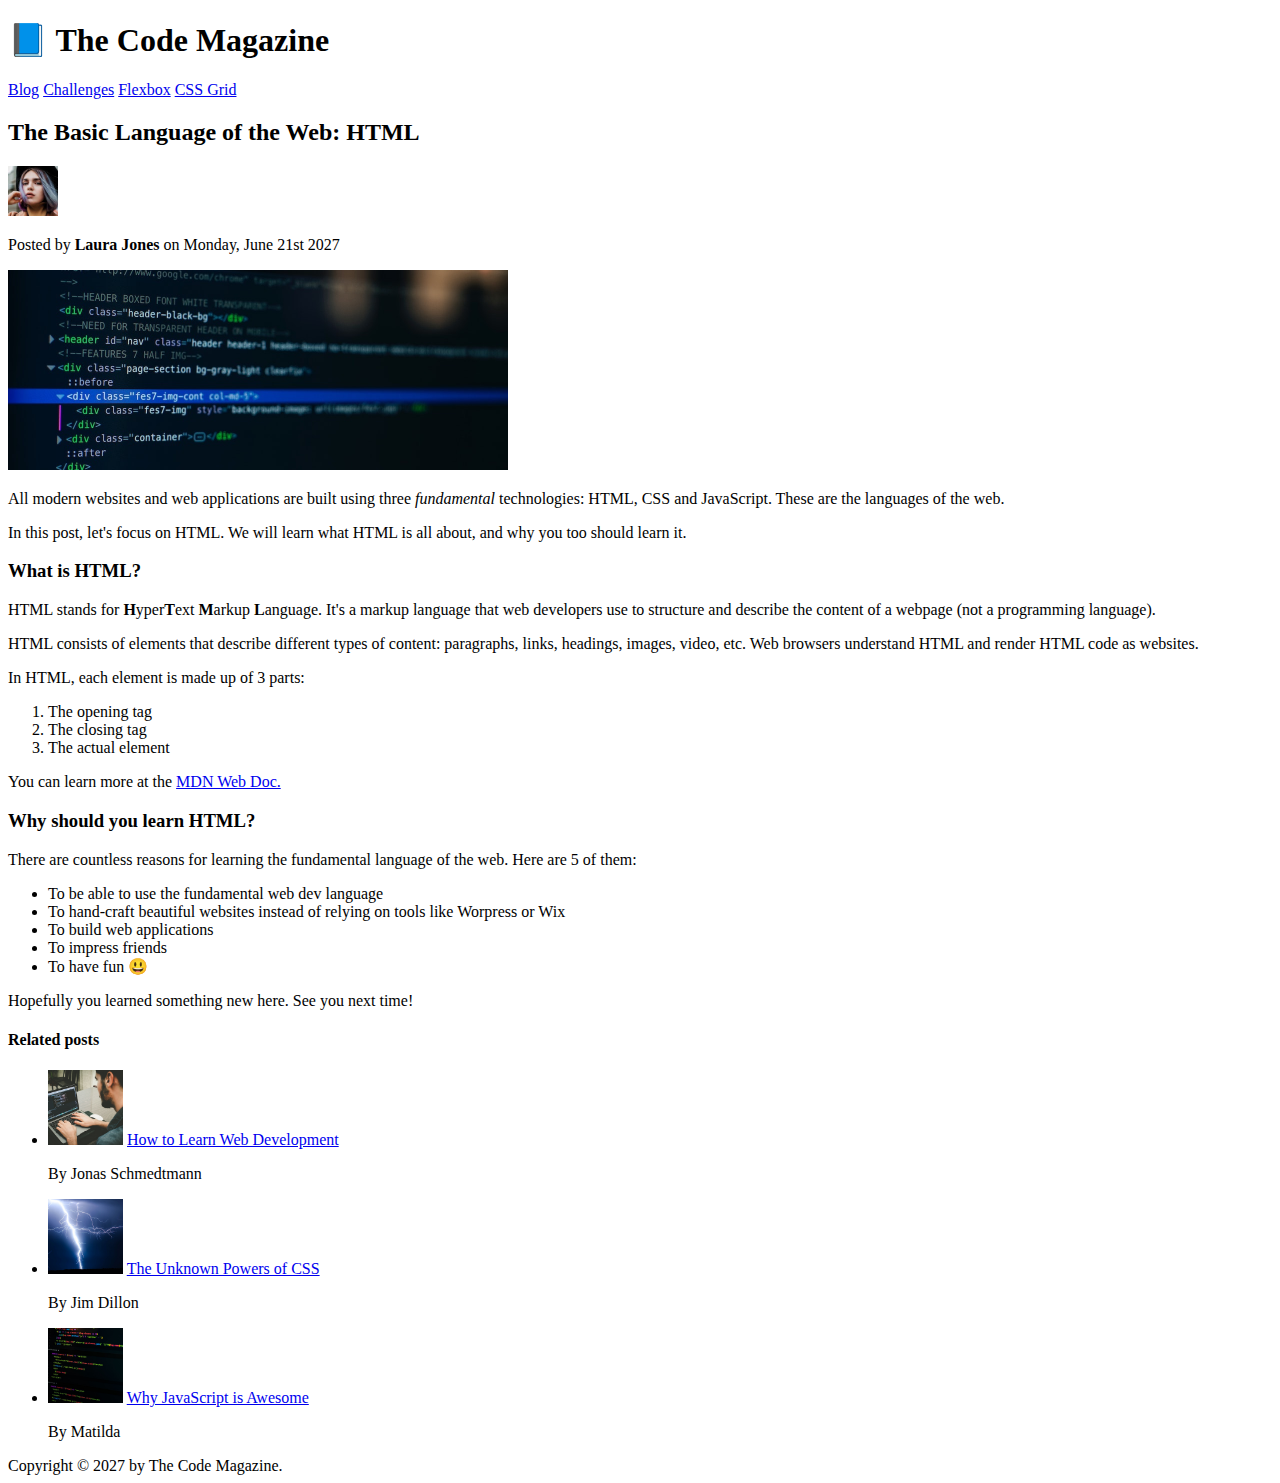
<file: HTML-and-CSS/02-HTML-Fundamentals/index.html>
<!DOCTYPE html>
<html lang="en">
  <head>
    <meta charset="UTF-8" />
    <title>The Basic Language of the Web: HTML</title>
  </head>
  <body>
    <header>
      <h1>📘 The Code Magazine</h1>

      <nav>
        <a href="./blog.html">Blog</a>
        <a href="#">Challenges</a>
        <a href="#">Flexbox</a>
        <a href="#">CSS Grid</a>
      </nav>
    </header>

    <article>
      <header>
        <h2>The Basic Language of the Web: HTML</h2>
        <img
          src="img/laura-jones.jpg"
          alt="Headshot of Laura Jones"
          width="50"
          height="50"
        />
        <p>Posted by <strong>Laura Jones</strong> on Monday, June 21st 2027</p>
        <img
          src="img/post-img.jpg"
          alt="HTML code on a screen"
          width="500"
          height="200"
        />
      </header>

      <p>
        All modern websites and web applications are built using three
        <em>fundamental</em>
        technologies: HTML, CSS and JavaScript. These are the languages of the web.
      </p>
      <p>
        In this post, let's focus on HTML. We will learn what HTML is all about, and why
        you too should learn it.
      </p>

      <h3>What is HTML?</h3>
      <p>
        HTML stands for <strong>H</strong>yper<strong>T</strong>ext
        <strong>M</strong>arkup <strong>L</strong>anguage. It's a markup language that web
        developers use to structure and describe the content of a webpage (not a
        programming language).
      </p>
      <p>
        HTML consists of elements that describe different types of content: paragraphs,
        links, headings, images, video, etc. Web browsers understand HTML and render HTML
        code as websites.
      </p>
      <p>In HTML, each element is made up of 3 parts:</p>
      <ol>
        <li>The opening tag</li>
        <li>The closing tag</li>
        <li>The actual element</li>
      </ol>
      <p>
        You can learn more at the
        <a href="https://developer.mozilla.org/en-US/docs/Web/HTML" target="_blank">
          MDN Web Doc.
        </a>
      </p>

      <h3>Why should you learn HTML?</h3>
      <p>
        There are countless reasons for learning the fundamental language of the web. Here
        are 5 of them:
      </p>
      <ul>
        <li>To be able to use the fundamental web dev language</li>
        <li>
          To hand-craft beautiful websites instead of relying on tools like Worpress or
          Wix
        </li>
        <li>To build web applications</li>
        <li>To impress friends</li>
        <li>To have fun 😃</li>
      </ul>
      <p>Hopefully you learned something new here. See you next time!</p>
    </article>

    <aside>
      <h4>Related posts</h4>
      <ul>
        <li>
          <img src="img/related-1.jpg" alt="Person programming" width="75" height="75" />
          <a href="#">How to Learn Web Development</a>
          <p>By Jonas Schmedtmann</p>
        </li>
        <li>
          <img src="img/related-2.jpg" alt="Lighting" width="75" height="75" />
          <a href="#">The Unknown Powers of CSS</a>
          <p>By Jim Dillon</p>
        </li>
        <li>
          <img
            src="img/related-3.jpg"
            alt="JavaScript code on a screen
            "
            width="75"
            height="75"
          />
          <a href="#">Why JavaScript is Awesome</a>
          <p>By Matilda</p>
        </li>
      </ul>
    </aside>

    <footer>Copyright &copy; 2027 by The Code Magazine.</footer>
  </body>
</html>
</file>
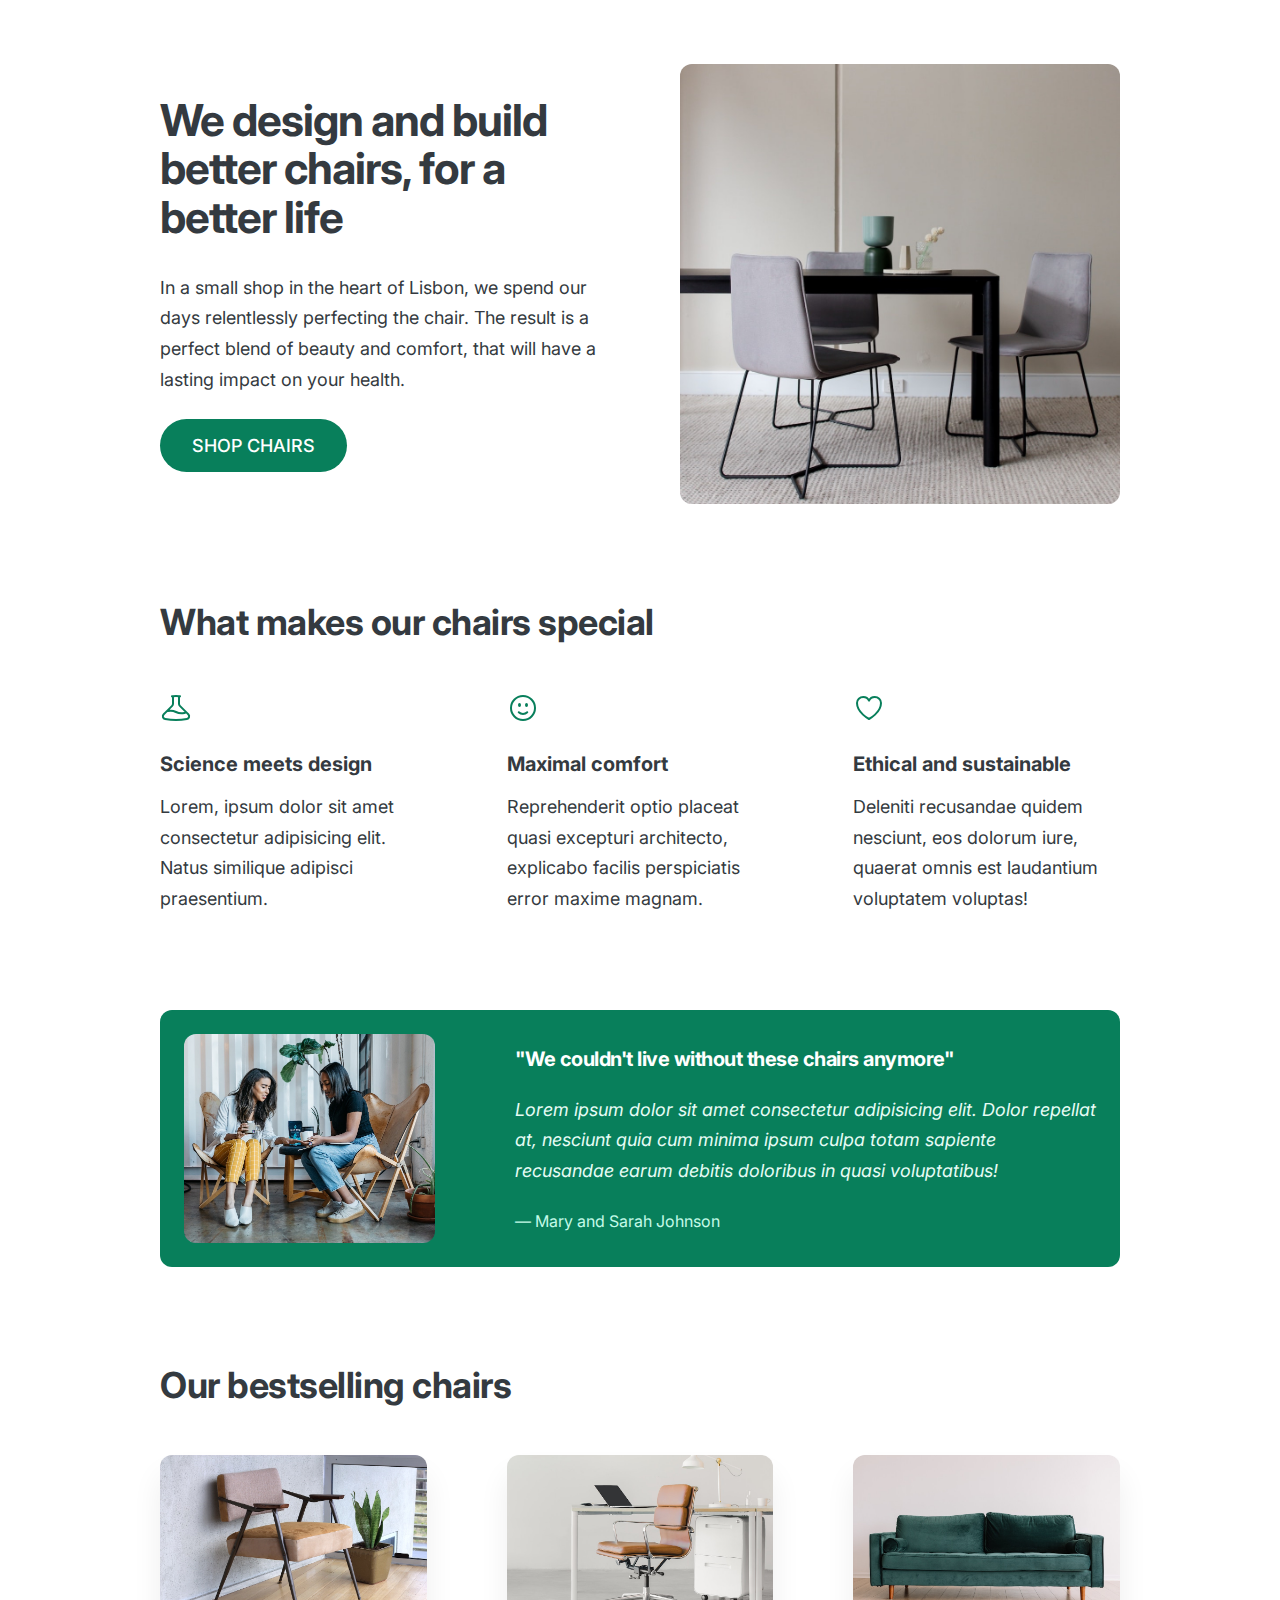
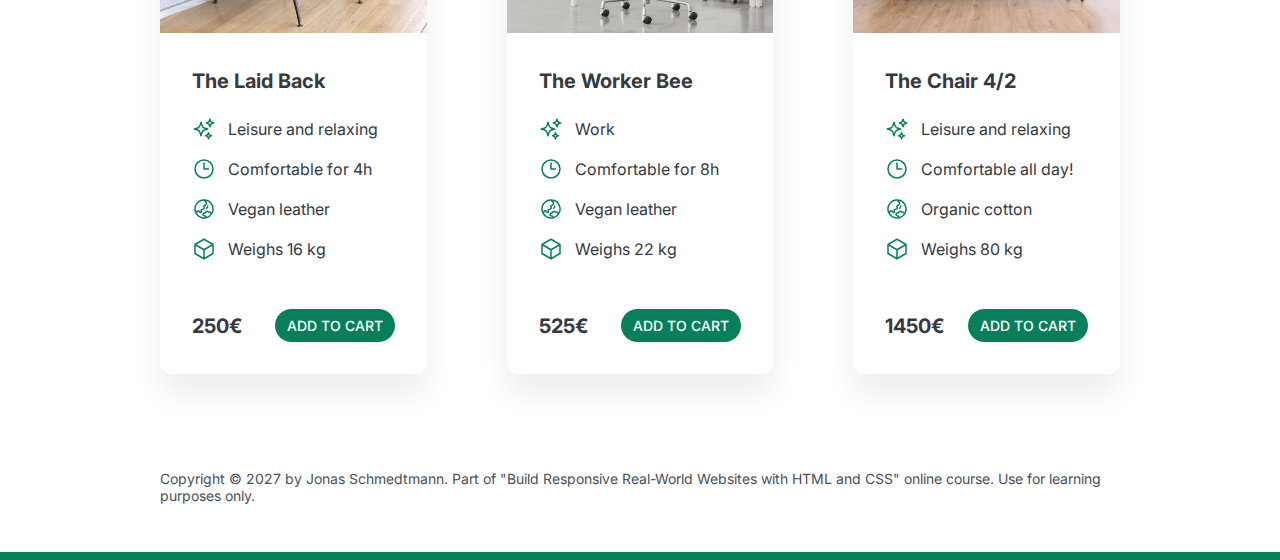
<file: HTML-and-CSS/design/index.html>
<!DOCTYPE html>
<html lang="en">
  <head>
    <meta charset="UTF-8" />
    <meta http-equiv="X-UA-Compatible" content="IE=edge" />
    <meta name="viewport" content="width=device-width, initial-scale=1.0" />
    <!-- font support -->
    <link rel="preconnect" href="https://fonts.googleapis.com" />
    <link rel="preconnect" href="https://fonts.gstatic.com" crossorigin />
    <link
      href="https://fonts.googleapis.com/css2?family=Inter:wght@400;500;700&display=swap"
      rel="stylesheet"
    />

    <link rel="stylesheet" href="style.css" />
    <title>Lisbon Chair Shop</title>
  </head>
  <body>
    <div class="container">
      <header>
        <div class="header-text-box">
          <h1>We design and build better chairs, for a better life</h1>
          <p class="header-text">
            In a small shop in the heart of Lisbon, we spend our days relentlessly
            perfecting the chair. The result is a perfect blend of beauty and comfort,
            that will have a lasting impact on your health.
          </p>
          <a class="btn btn--big" href="#">Shop chairs</a>
        </div>
        <img src="hero.jpg" alt="Photo" />
      </header>

      <section>
        <h2>What makes our chairs special</h2>
        <div class="grid-3-cols">
          <div>
            <svg
              class="features-icon"
              xmlns="http://www.w3.org/2000/svg"
              fill="none"
              viewBox="0 0 24 24"
              stroke-width="1.5"
              stroke="currentColor"
              class="w-6 h-6"
            >
              <path
                stroke-linecap="round"
                stroke-linejoin="round"
                d="M9.75 3.104v5.714a2.25 2.25 0 01-.659 1.591L5 14.5M9.75 3.104c-.251.023-.501.05-.75.082m.75-.082a24.301 24.301 0 014.5 0m0 0v5.714c0 .597.237 1.17.659 1.591L19.8 15.3M14.25 3.104c.251.023.501.05.75.082M19.8 15.3l-1.57.393A9.065 9.065 0 0112 15a9.065 9.065 0 00-6.23-.693L5 14.5m14.8.8l1.402 1.402c1.232 1.232.65 3.318-1.067 3.611A48.309 48.309 0 0112 21c-2.773 0-5.491-.235-8.135-.687-1.718-.293-2.3-2.379-1.067-3.61L5 14.5"
              />
            </svg>
            <p class="features-title"><strong>Science meets design</strong></p>
            <p class="features-text">
              Lorem, ipsum dolor sit amet consectetur adipisicing elit. Natus similique
              adipisci praesentium.
            </p>
          </div>

          <div>
            <svg
              class="features-icon"
              xmlns="http://www.w3.org/2000/svg"
              fill="none"
              viewBox="0 0 24 24"
              stroke-width="1.5"
              stroke="currentColor"
              class="w-6 h-6"
            >
              <path
                stroke-linecap="round"
                stroke-linejoin="round"
                d="M15.182 15.182a4.5 4.5 0 01-6.364 0M21 12a9 9 0 11-18 0 9 9 0 0118 0zM9.75 9.75c0 .414-.168.75-.375.75S9 10.164 9 9.75 9.168 9 9.375 9s.375.336.375.75zm-.375 0h.008v.015h-.008V9.75zm5.625 0c0 .414-.168.75-.375.75s-.375-.336-.375-.75.168-.75.375-.75.375.336.375.75zm-.375 0h.008v.015h-.008V9.75z"
              />
            </svg>
            <p class="features-title">
              <strong>Maximal comfort</strong>
            </p>
            <p class="features-text">
              Reprehenderit optio placeat quasi excepturi architecto, explicabo facilis
              perspiciatis error maxime magnam.
            </p>
          </div>

          <div>
            <svg
              class="features-icon"
              xmlns="http://www.w3.org/2000/svg"
              fill="none"
              viewBox="0 0 24 24"
              stroke-width="1.5"
              stroke="currentColor"
              class="w-6 h-6"
            >
              <path
                stroke-linecap="round"
                stroke-linejoin="round"
                d="M21 8.25c0-2.485-2.099-4.5-4.688-4.5-1.935 0-3.597 1.126-4.312 2.733-.715-1.607-2.377-2.733-4.313-2.733C5.1 3.75 3 5.765 3 8.25c0 7.22 9 12 9 12s9-4.78 9-12z"
              />
            </svg>
            <p class="features-title">
              <strong>Ethical and sustainable</strong>
            </p>
            <p class="features-text">
              Deleniti recusandae quidem nesciunt, eos dolorum iure, quaerat omnis est
              laudantium voluptatem voluptas!
            </p>
          </div>
        </div>
      </section>

      <section class="testimonial-section">
        <div class="grid-3-cols">
          <img src="customers.jpg" alt="People sitting on chairs" />
          <div class="testimonial-box">
            <h2>"We couldn't live without these chairs anymore"</h2>
            <blockquote class="testimonial-text">
              Lorem ipsum dolor sit amet consectetur adipisicing elit. Dolor repellat at,
              nesciunt quia cum minima ipsum culpa totam sapiente recusandae earum debitis
              doloribus in quasi voluptatibus!
            </blockquote>
            <p class="testimonial-author">&mdash; Mary and Sarah Johnson</p>
          </div>
        </div>
      </section>

      <section>
        <h2>Our bestselling chairs</h2>
        <div class="grid-3-cols">
          <figure class="chair">
            <img src="chair-1.jpg" alt="Chair" />
            <div class="chair-box">
              <h3>The Laid Back</h3>
              <ul class="chair-details">
                <li>
                  <!-- Span is a generic INLINE text element, it doesn't have any meaning. It's like a div element, but inline -->
                  <svg
                    class="chair-icon"
                    xmlns="http://www.w3.org/2000/svg"
                    fill="none"
                    viewBox="0 0 24 24"
                    stroke-width="1.5"
                    stroke="currentColor"
                  >
                    <path
                      stroke-linecap="round"
                      stroke-linejoin="round"
                      d="M9.813 15.904L9 18.75l-.813-2.846a4.5 4.5 0 00-3.09-3.09L2.25 12l2.846-.813a4.5 4.5 0 003.09-3.09L9 5.25l.813 2.846a4.5 4.5 0 003.09 3.09L15.75 12l-2.846.813a4.5 4.5 0 00-3.09 3.09zM18.259 8.715L18 9.75l-.259-1.035a3.375 3.375 0 00-2.455-2.456L14.25 6l1.036-.259a3.375 3.375 0 002.455-2.456L18 2.25l.259 1.035a3.375 3.375 0 002.456 2.456L21.75 6l-1.035.259a3.375 3.375 0 00-2.456 2.456zM16.894 20.567L16.5 21.75l-.394-1.183a2.25 2.25 0 00-1.423-1.423L13.5 18.75l1.183-.394a2.25 2.25 0 001.423-1.423l.394-1.183.394 1.183a2.25 2.25 0 001.423 1.423l1.183.394-1.183.394a2.25 2.25 0 00-1.423 1.423z"
                    />
                  </svg>
                  <span>Leisure and relaxing</span>
                </li>
                <li>
                  <svg
                    class="chair-icon"
                    xmlns="http://www.w3.org/2000/svg"
                    fill="none"
                    viewBox="0 0 24 24"
                    stroke-width="1.5"
                    stroke="currentColor"
                  >
                    <path
                      stroke-linecap="round"
                      stroke-linejoin="round"
                      d="M12 6v6h4.5m4.5 0a9 9 0 11-18 0 9 9 0 0118 0z"
                    />
                  </svg>
                  <span>Comfortable for 4h</span>
                </li>
                <li>
                  <svg
                    class="chair-icon"
                    xmlns="http://www.w3.org/2000/svg"
                    fill="none"
                    viewBox="0 0 24 24"
                    stroke-width="1.5"
                    stroke="currentColor"
                  >
                    <path
                      stroke-linecap="round"
                      stroke-linejoin="round"
                      d="M12.75 3.03v.568c0 .334.148.65.405.864l1.068.89c.442.369.535 1.01.216 1.49l-.51.766a2.25 2.25 0 01-1.161.886l-.143.048a1.107 1.107 0 00-.57 1.664c.369.555.169 1.307-.427 1.605L9 13.125l.423 1.059a.956.956 0 01-1.652.928l-.679-.906a1.125 1.125 0 00-1.906.172L4.5 15.75l-.612.153M12.75 3.031a9 9 0 00-8.862 12.872M12.75 3.031a9 9 0 016.69 14.036m0 0l-.177-.529A2.25 2.25 0 0017.128 15H16.5l-.324-.324a1.453 1.453 0 00-2.328.377l-.036.073a1.586 1.586 0 01-.982.816l-.99.282c-.55.157-.894.702-.8 1.267l.073.438c.08.474.49.821.97.821.846 0 1.598.542 1.865 1.345l.215.643m5.276-3.67a9.012 9.012 0 01-5.276 3.67m0 0a9 9 0 01-10.275-4.835M15.75 9c0 .896-.393 1.7-1.016 2.25"
                    />
                  </svg>
                  <span>Vegan leather</span>
                </li>
                <li>
                  <svg
                    class="chair-icon"
                    xmlns="http://www.w3.org/2000/svg"
                    fill="none"
                    viewBox="0 0 24 24"
                    stroke-width="1.5"
                    stroke="currentColor"
                  >
                    <path
                      stroke-linecap="round"
                      stroke-linejoin="round"
                      d="M21 7.5l-9-5.25L3 7.5m18 0l-9 5.25m9-5.25v9l-9 5.25M3 7.5l9 5.25M3 7.5v9l9 5.25m0-9v9"
                    />
                  </svg>
                  <span>Weighs 16 kg</span>
                </li>
              </ul>
              <div class="chair-price">
                <strong>250€</strong>
                <a href="#" class="btn btn--small">Add to cart</a>
              </div>
            </div>
          </figure>

          <figure class="chair">
            <img src="chair-2.jpg" alt="Chair" />
            <div class="chair-box">
              <h3>The Worker Bee</h3>
              <ul class="chair-details">
                <li>
                  <svg
                    class="chair-icon"
                    xmlns="http://www.w3.org/2000/svg"
                    fill="none"
                    viewBox="0 0 24 24"
                    stroke-width="1.5"
                    stroke="currentColor"
                  >
                    <path
                      stroke-linecap="round"
                      stroke-linejoin="round"
                      d="M9.813 15.904L9 18.75l-.813-2.846a4.5 4.5 0 00-3.09-3.09L2.25 12l2.846-.813a4.5 4.5 0 003.09-3.09L9 5.25l.813 2.846a4.5 4.5 0 003.09 3.09L15.75 12l-2.846.813a4.5 4.5 0 00-3.09 3.09zM18.259 8.715L18 9.75l-.259-1.035a3.375 3.375 0 00-2.455-2.456L14.25 6l1.036-.259a3.375 3.375 0 002.455-2.456L18 2.25l.259 1.035a3.375 3.375 0 002.456 2.456L21.75 6l-1.035.259a3.375 3.375 0 00-2.456 2.456zM16.894 20.567L16.5 21.75l-.394-1.183a2.25 2.25 0 00-1.423-1.423L13.5 18.75l1.183-.394a2.25 2.25 0 001.423-1.423l.394-1.183.394 1.183a2.25 2.25 0 001.423 1.423l1.183.394-1.183.394a2.25 2.25 0 00-1.423 1.423z"
                    />
                  </svg>
                  <span>Work</span>
                </li>
                <li>
                  <svg
                    class="chair-icon"
                    xmlns="http://www.w3.org/2000/svg"
                    fill="none"
                    viewBox="0 0 24 24"
                    stroke-width="1.5"
                    stroke="currentColor"
                  >
                    <path
                      stroke-linecap="round"
                      stroke-linejoin="round"
                      d="M12 6v6h4.5m4.5 0a9 9 0 11-18 0 9 9 0 0118 0z"
                    />
                  </svg>
                  <span>Comfortable for 8h</span>
                </li>
                <li>
                  <svg
                    class="chair-icon"
                    xmlns="http://www.w3.org/2000/svg"
                    fill="none"
                    viewBox="0 0 24 24"
                    stroke-width="1.5"
                    stroke="currentColor"
                  >
                    <path
                      stroke-linecap="round"
                      stroke-linejoin="round"
                      d="M12.75 3.03v.568c0 .334.148.65.405.864l1.068.89c.442.369.535 1.01.216 1.49l-.51.766a2.25 2.25 0 01-1.161.886l-.143.048a1.107 1.107 0 00-.57 1.664c.369.555.169 1.307-.427 1.605L9 13.125l.423 1.059a.956.956 0 01-1.652.928l-.679-.906a1.125 1.125 0 00-1.906.172L4.5 15.75l-.612.153M12.75 3.031a9 9 0 00-8.862 12.872M12.75 3.031a9 9 0 016.69 14.036m0 0l-.177-.529A2.25 2.25 0 0017.128 15H16.5l-.324-.324a1.453 1.453 0 00-2.328.377l-.036.073a1.586 1.586 0 01-.982.816l-.99.282c-.55.157-.894.702-.8 1.267l.073.438c.08.474.49.821.97.821.846 0 1.598.542 1.865 1.345l.215.643m5.276-3.67a9.012 9.012 0 01-5.276 3.67m0 0a9 9 0 01-10.275-4.835M15.75 9c0 .896-.393 1.7-1.016 2.25"
                    />
                  </svg>
                  <span>Vegan leather</span>
                </li>
                <li>
                  <svg
                    class="chair-icon"
                    xmlns="http://www.w3.org/2000/svg"
                    fill="none"
                    viewBox="0 0 24 24"
                    stroke-width="1.5"
                    stroke="currentColor"
                  >
                    <path
                      stroke-linecap="round"
                      stroke-linejoin="round"
                      d="M21 7.5l-9-5.25L3 7.5m18 0l-9 5.25m9-5.25v9l-9 5.25M3 7.5l9 5.25M3 7.5v9l9 5.25m0-9v9"
                    />
                  </svg>
                  <span>Weighs 22 kg</span>
                </li>
              </ul>
              <div class="chair-price">
                <strong>525€</strong>
                <a href="#" class="btn btn--small">Add to cart</a>
              </div>
            </div>
          </figure>

          <figure class="chair">
            <img src="chair-3.jpg" alt="Chair" />
            <div class="chair-box">
              <h3>The Chair 4/2</h3>
              <ul class="chair-details">
                <li>
                  <svg
                    class="chair-icon"
                    xmlns="http://www.w3.org/2000/svg"
                    fill="none"
                    viewBox="0 0 24 24"
                    stroke-width="1.5"
                    stroke="currentColor"
                  >
                    <path
                      stroke-linecap="round"
                      stroke-linejoin="round"
                      d="M9.813 15.904L9 18.75l-.813-2.846a4.5 4.5 0 00-3.09-3.09L2.25 12l2.846-.813a4.5 4.5 0 003.09-3.09L9 5.25l.813 2.846a4.5 4.5 0 003.09 3.09L15.75 12l-2.846.813a4.5 4.5 0 00-3.09 3.09zM18.259 8.715L18 9.75l-.259-1.035a3.375 3.375 0 00-2.455-2.456L14.25 6l1.036-.259a3.375 3.375 0 002.455-2.456L18 2.25l.259 1.035a3.375 3.375 0 002.456 2.456L21.75 6l-1.035.259a3.375 3.375 0 00-2.456 2.456zM16.894 20.567L16.5 21.75l-.394-1.183a2.25 2.25 0 00-1.423-1.423L13.5 18.75l1.183-.394a2.25 2.25 0 001.423-1.423l.394-1.183.394 1.183a2.25 2.25 0 001.423 1.423l1.183.394-1.183.394a2.25 2.25 0 00-1.423 1.423z"
                    />
                  </svg>
                  <span>Leisure and relaxing</span>
                </li>
                <li>
                  <svg
                    class="chair-icon"
                    xmlns="http://www.w3.org/2000/svg"
                    fill="none"
                    viewBox="0 0 24 24"
                    stroke-width="1.5"
                    stroke="currentColor"
                  >
                    <path
                      stroke-linecap="round"
                      stroke-linejoin="round"
                      d="M12 6v6h4.5m4.5 0a9 9 0 11-18 0 9 9 0 0118 0z"
                    />
                  </svg>
                  <span>Comfortable all day!</span>
                </li>
                <li>
                  <svg
                    class="chair-icon"
                    xmlns="http://www.w3.org/2000/svg"
                    fill="none"
                    viewBox="0 0 24 24"
                    stroke-width="1.5"
                    stroke="currentColor"
                  >
                    <path
                      stroke-linecap="round"
                      stroke-linejoin="round"
                      d="M12.75 3.03v.568c0 .334.148.65.405.864l1.068.89c.442.369.535 1.01.216 1.49l-.51.766a2.25 2.25 0 01-1.161.886l-.143.048a1.107 1.107 0 00-.57 1.664c.369.555.169 1.307-.427 1.605L9 13.125l.423 1.059a.956.956 0 01-1.652.928l-.679-.906a1.125 1.125 0 00-1.906.172L4.5 15.75l-.612.153M12.75 3.031a9 9 0 00-8.862 12.872M12.75 3.031a9 9 0 016.69 14.036m0 0l-.177-.529A2.25 2.25 0 0017.128 15H16.5l-.324-.324a1.453 1.453 0 00-2.328.377l-.036.073a1.586 1.586 0 01-.982.816l-.99.282c-.55.157-.894.702-.8 1.267l.073.438c.08.474.49.821.97.821.846 0 1.598.542 1.865 1.345l.215.643m5.276-3.67a9.012 9.012 0 01-5.276 3.67m0 0a9 9 0 01-10.275-4.835M15.75 9c0 .896-.393 1.7-1.016 2.25"
                    />
                  </svg>
                  <span>Organic cotton</span>
                </li>
                <li>
                  <svg
                    class="chair-icon"
                    xmlns="http://www.w3.org/2000/svg"
                    fill="none"
                    viewBox="0 0 24 24"
                    stroke-width="1.5"
                    stroke="currentColor"
                  >
                    <path
                      stroke-linecap="round"
                      stroke-linejoin="round"
                      d="M21 7.5l-9-5.25L3 7.5m18 0l-9 5.25m9-5.25v9l-9 5.25M3 7.5l9 5.25M3 7.5v9l9 5.25m0-9v9"
                    />
                  </svg>
                  <span>Weighs 80 kg</span>
                </li>
              </ul>
              <div class="chair-price">
                <strong>1450€</strong>
                <a href="#" class="btn btn--small">Add to cart</a>
              </div>
            </div>
          </figure>
        </div>
      </section>

      <footer>
        Copyright &copy; 2027 by Jonas Schmedtmann. Part of "Build Responsive Real-World
        Websites with HTML and CSS" online course. Use for learning purposes only.
      </footer>
    </div>
  </body>
</html>
</file>
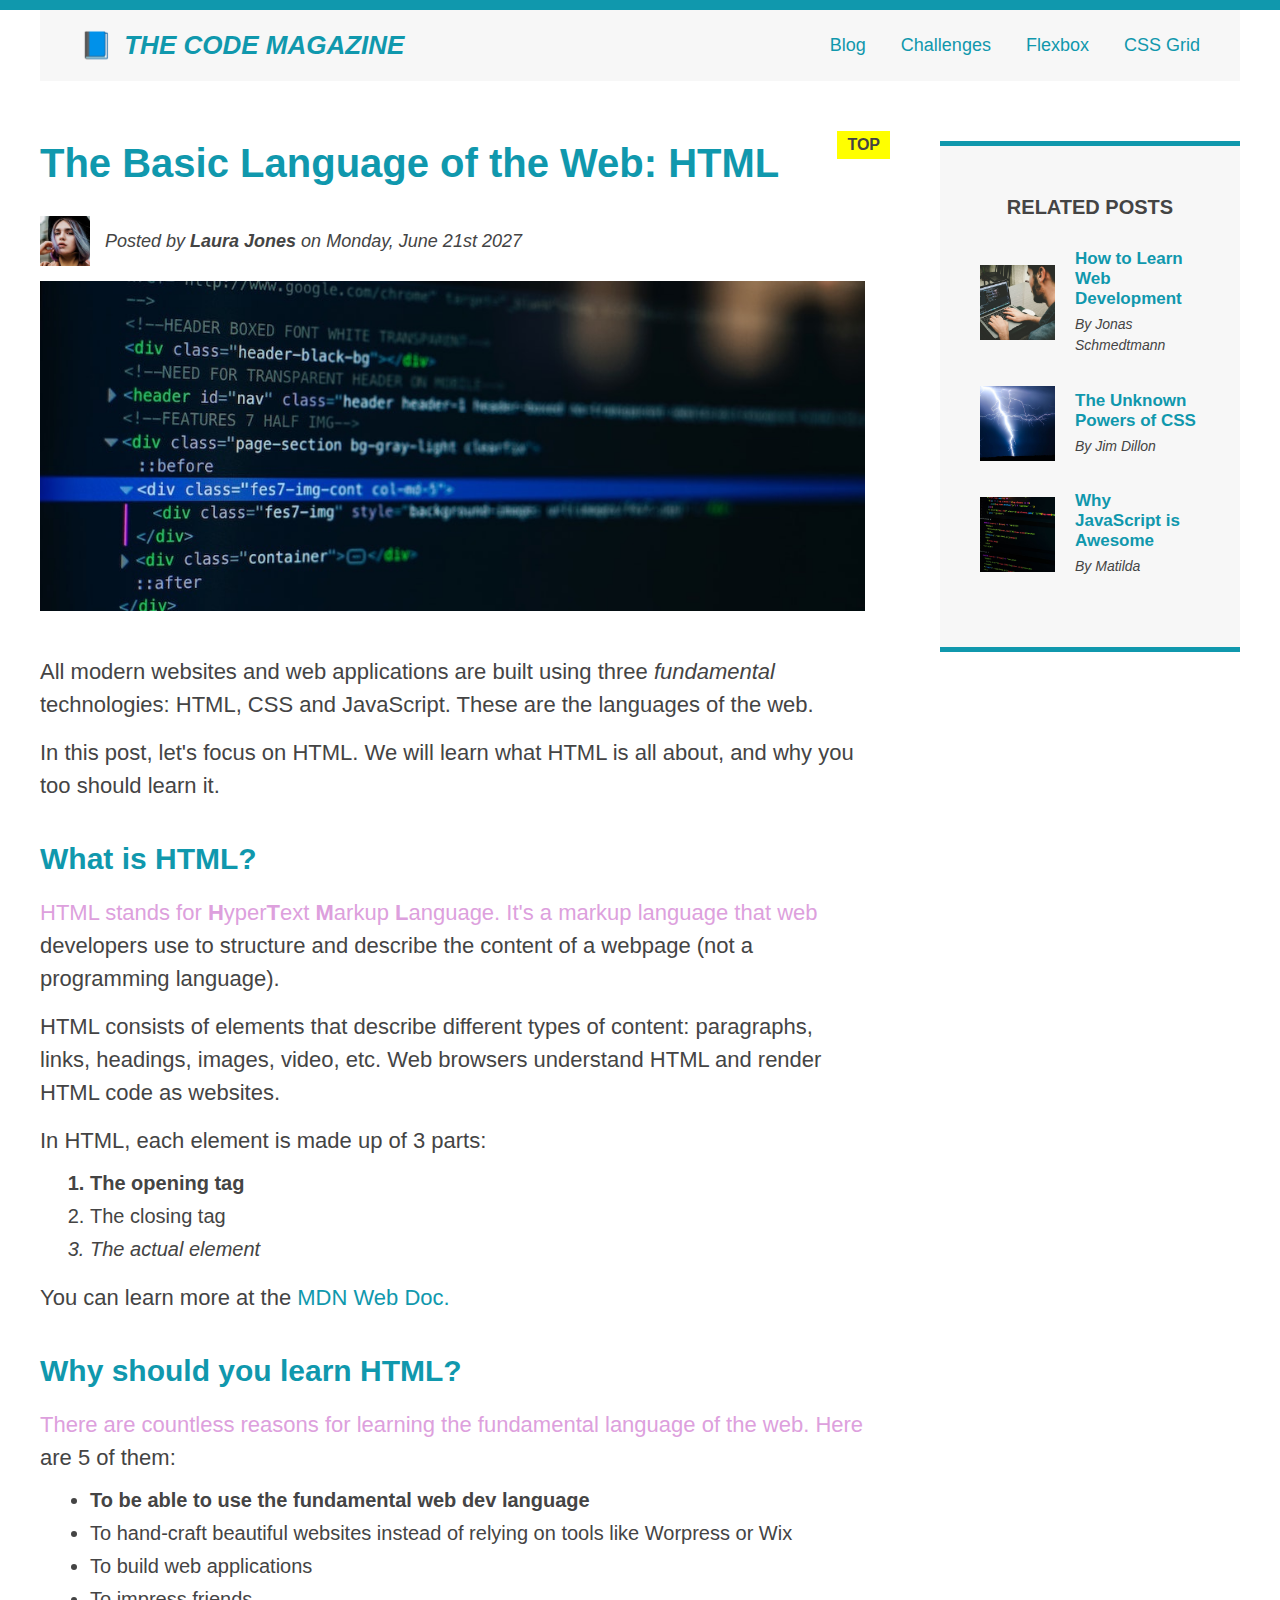
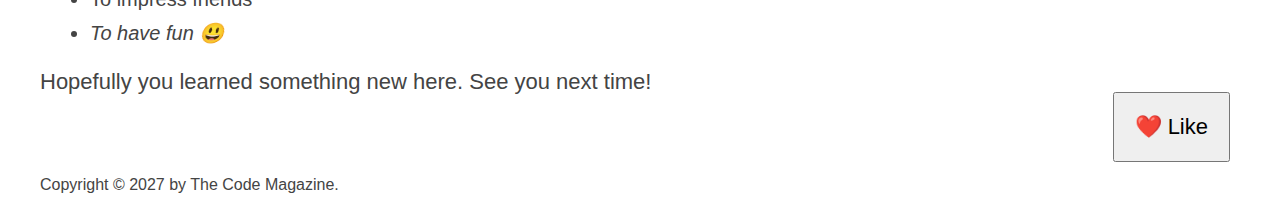
<file: HTML-and-CSS/the-code-magazine/index.html>
<!DOCTYPE html>
<html lang="en">
  <head>
    <meta charset="UTF-8" />
    <link href="style.css" rel="stylesheet" />
    <title>The Basic Language of the Web: HTML</title>
  </head>
  <body>
    <div class="container">
      <header class="main-header clearfix">
        <h1>📘 The Code Magazine</h1>

        <nav>
          <a href="./blog.html">Blog</a>
          <a href="#">Challenges</a>
          <a href="./flexbox.html">Flexbox</a>
          <a href="./css-grid.html">CSS Grid</a>
        </nav>
      </header>

      <!-- only necessary for flexbox -->
      <!-- <div class="row"> -->
      <article>
        <header class="post-header">
          <h2>The Basic Language of the Web: HTML</h2>
          <div class="author-box">
            <img
              src="img/laura-jones.jpg"
              alt="Headshot of Laura Jones"
              width="50"
              height="50"
              class="author-img"
            />
            <p id="author" class="author">
              Posted by <strong>Laura Jones</strong> on Monday, June 21st 2027
            </p>
          </div>
          <img
            class="post-img"
            src="img/post-img.jpg"
            alt="HTML code on a screen"
            width="500"
            height="200"
          />
          <button class="like-btn">❤️ Like</button>
        </header>

        <p>
          All modern websites and web applications are built using three
          <em>fundamental</em>
          technologies: HTML, CSS and JavaScript. These are the languages of the web.
        </p>
        <p>
          In this post, let's focus on HTML. We will learn what HTML is all about, and why
          you too should learn it.
        </p>

        <h3>What is HTML?</h3>
        <p>
          HTML stands for <strong>H</strong>yper<strong>T</strong>ext
          <strong>M</strong>arkup <strong>L</strong>anguage. It's a markup language that
          web developers use to structure and describe the content of a webpage (not a
          programming language).
        </p>
        <p>
          HTML consists of elements that describe different types of content: paragraphs,
          links, headings, images, video, etc. Web browsers understand HTML and render
          HTML code as websites.
        </p>
        <p>In HTML, each element is made up of 3 parts:</p>
        <ol>
          <li class="first-li">The opening tag</li>
          <li>The closing tag</li>
          <li>The actual element</li>
        </ol>
        <p>
          You can learn more at the
          <a href="https://developer.mozilla.org/en-US/docs/Web/HTML" target="_blank">
            MDN Web Doc.
          </a>
        </p>

        <h3>Why should you learn HTML?</h3>
        <p>
          There are countless reasons for learning the fundamental language of the web.
          Here are 5 of them:
        </p>
        <ul>
          <li class="first-li">To be able to use the fundamental web dev language</li>
          <li>
            To hand-craft beautiful websites instead of relying on tools like Worpress or
            Wix
          </li>
          <li>To build web applications</li>
          <li>To impress friends</li>
          <li>To have fun 😃</li>
        </ul>
        <p>Hopefully you learned something new here. See you next time!</p>
      </article>

      <aside>
        <h4>Related posts</h4>
        <ul class="related">
          <li class="related-post">
            <img
              src="img/related-1.jpg"
              alt="Person programming"
              width="75"
              height="75"
            />
            <div>
              <a href="#" class="related-link">How to Learn Web Development</a>
              <p class="related-author">By Jonas Schmedtmann</p>
            </div>
          </li>
          <li class="related-post">
            <img src="img/related-2.jpg" alt="Lighting" width="75" height="75" />
            <div>
              <a href="#" class="related-link">The Unknown Powers of CSS</a>
              <p class="related-author">By Jim Dillon</p>
            </div>
          </li>
          <li class="related-post">
            <img
              src="img/related-3.jpg"
              alt="JavaScript code on a screen
            "
              width="75"
              height="75"
            />
            <div>
              <a href="#" class="related-link">Why JavaScript is Awesome</a>
              <p class="related-author">By Matilda</p>
            </div>
          </li>
        </ul>
      </aside>
      <!-- </div> -->

      <footer>
        <p id="copyright">Copyright &copy; 2027 by The Code Magazine.</p>
      </footer>
    </div>
  </body>
</html>
</file>
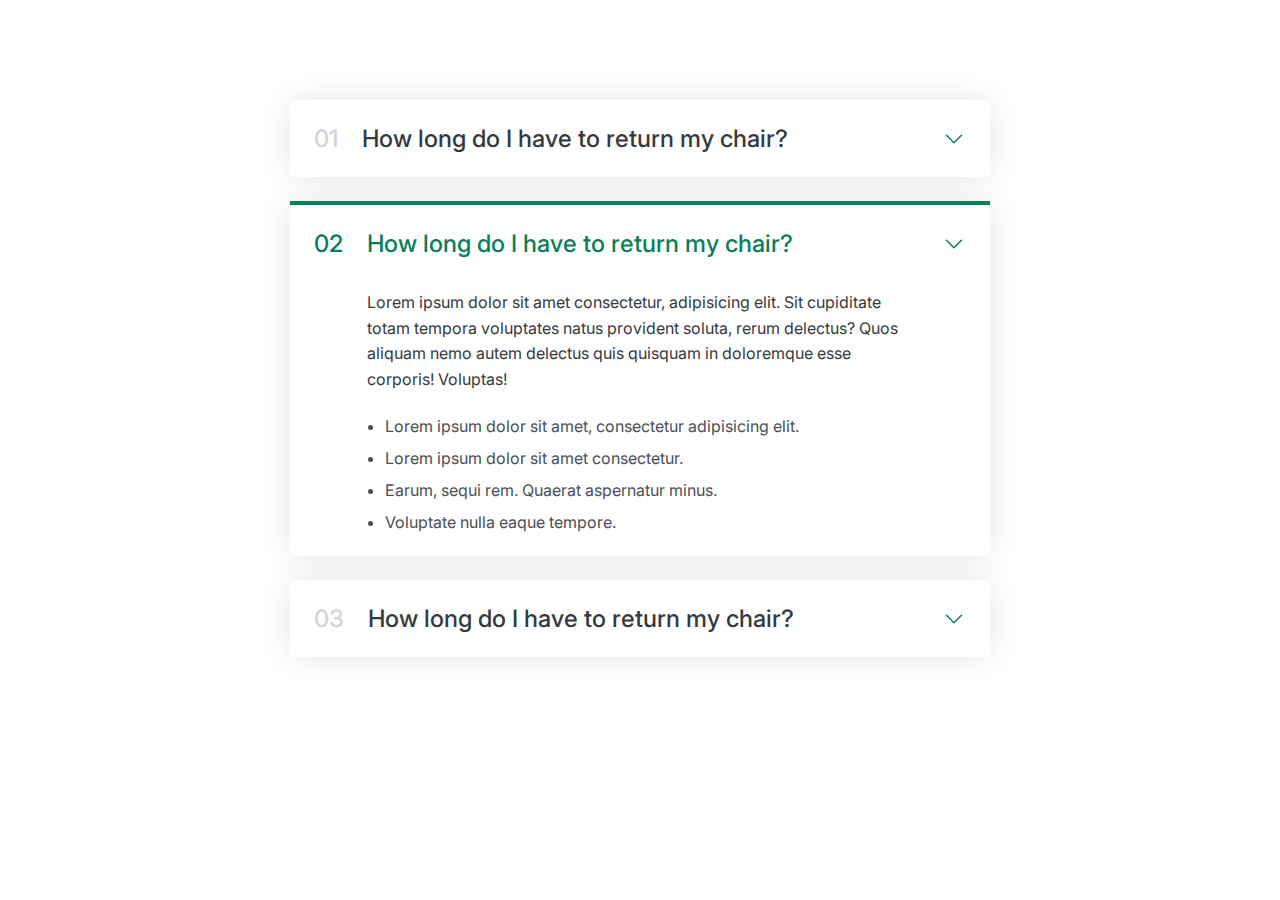
<file: HTML-and-CSS/components/accordion.html>
<!DOCTYPE html>
<html lang="en">
  <head>
    <meta charset="UTF-8" />
    <meta name="viewport" content="width=device-width, initial-scale=1.0" />
    <!-- font support -->
    <link rel="preconnect" href="https://fonts.googleapis.com" />
    <link rel="preconnect" href="https://fonts.gstatic.com" crossorigin />
    <link
      href="https://fonts.googleapis.com/css2?family=Inter:wght@400;500;700&display=swap"
      rel="stylesheet"
    />

    <title>Accordion Component</title>
    <style>
      /*
        SPACING SYSTEM (px)
        2 / 4 / 8 / 12 / 16 / 24 / 32 / 48 / 64 / 80 / 96 / 128

        FONT SIZE SYSTEM (px)
        10 / 12 / 14 / 16 / 18 / 20 / 24 / 30 / 36 / 44 / 52 / 62 / 74 / 86 / 98
      */

      /* COLORS
        MAIN COLOR: #087f5b / #099268 / #e6fcf5 / #c3fae8
        GRAY COLOR: #343a40 / #495057
      */
      * {
        margin: 0;
        padding: 0;
        box-sizing: border-box;
      }

      body {
        font-family: "Inter", sans-serif;
        color: #343a40;
      }

      .accordion {
        width: 700px;
        margin: 100px auto;
        display: flex;
        flex-direction: column;
        gap: 24px;
      }

      .item {
        box-shadow: 0 0 32px rgba(0, 0, 0, 0.1);
        padding: 24px;

        display: grid;
        grid-template-columns: auto 1fr auto;
        column-gap: 24px;
        row-gap: 32px;
        align-items: center;
      }

      .number,
      .text {
        font-size: 24px;
        font-weight: 500;
      }

      .number {
        color: #ced4da;
      }

      .icon {
        width: 24px;
        height: 24px;
        stroke: #087f5b;
      }

      .hidden-box {
        /* grid-column: 2; */
        grid-column: 2 / span 1;
        display: none;
      }

      .hidden-box p {
        line-height: 1.6;
        margin-bottom: 24px;
      }

      .hidden-box ul {
        color: #495057;
        margin-left: 18px;

        display: flex;
        flex-direction: column;
        gap: 12px;
      }

      /* OPEN STATE */
      .open {
        border-top: 4px solid #087f5b;
      }

      .open .number,
      .open .text {
        color: #087f5b;
      }

      .open .hidden-box {
        display: block;
      }
    </style>
  </head>
  <body>
    <div class="accordion">
      <div class="item">
        <p class="number">01</p>
        <p class="text">How long do I have to return my chair?</p>
        <svg
          xmlns="http://www.w3.org/2000/svg"
          fill="none"
          viewBox="0 0 24 24"
          stroke-width="1.5"
          stroke="currentColor"
          class="icon"
        >
          <path
            stroke-linecap="round"
            stroke-linejoin="round"
            d="M19.5 8.25l-7.5 7.5-7.5-7.5"
          />
        </svg>

        <div class="hidden-box">
          <p>
            Lorem ipsum dolor sit amet consectetur, adipisicing elit. Sit cupiditate totam
            tempora voluptates natus provident soluta, rerum delectus? Quos aliquam nemo
            autem delectus quis quisquam in doloremque esse corporis! Voluptas!
          </p>
          <ul>
            <li>Lorem ipsum dolor sit amet, consectetur adipisicing elit.</li>
            <li>Lorem ipsum dolor sit amet consectetur.</li>
            <li>Earum, sequi rem. Quaerat aspernatur minus.</li>
            <li>Voluptate nulla eaque tempore.</li>
          </ul>
        </div>
      </div>
      <div class="item open">
        <p class="number">02</p>
        <p class="text">How long do I have to return my chair?</p>
        <svg
          xmlns="http://www.w3.org/2000/svg"
          fill="none"
          viewBox="0 0 24 24"
          stroke-width="1.5"
          stroke="currentColor"
          class="icon"
        >
          <path
            stroke-linecap="round"
            stroke-linejoin="round"
            d="M19.5 8.25l-7.5 7.5-7.5-7.5"
          />
        </svg>

        <div class="hidden-box">
          <p>
            Lorem ipsum dolor sit amet consectetur, adipisicing elit. Sit cupiditate totam
            tempora voluptates natus provident soluta, rerum delectus? Quos aliquam nemo
            autem delectus quis quisquam in doloremque esse corporis! Voluptas!
          </p>
          <ul>
            <li>Lorem ipsum dolor sit amet, consectetur adipisicing elit.</li>
            <li>Lorem ipsum dolor sit amet consectetur.</li>
            <li>Earum, sequi rem. Quaerat aspernatur minus.</li>
            <li>Voluptate nulla eaque tempore.</li>
          </ul>
        </div>
      </div>
      <div class="item">
        <p class="number">03</p>
        <p class="text">How long do I have to return my chair?</p>
        <svg
          xmlns="http://www.w3.org/2000/svg"
          fill="none"
          viewBox="0 0 24 24"
          stroke-width="1.5"
          stroke="currentColor"
          class="icon"
        >
          <path
            stroke-linecap="round"
            stroke-linejoin="round"
            d="M19.5 8.25l-7.5 7.5-7.5-7.5"
          />
        </svg>

        <div class="hidden-box">
          <p>
            Lorem ipsum dolor sit amet consectetur, adipisicing elit. Sit cupiditate totam
            tempora voluptates natus provident soluta, rerum delectus? Quos aliquam nemo
            autem delectus quis quisquam in doloremque esse corporis! Voluptas!
          </p>
          <ul>
            <li>Lorem ipsum dolor sit amet, consectetur adipisicing elit.</li>
            <li>Lorem ipsum dolor sit amet consectetur.</li>
            <li>Earum, sequi rem. Quaerat aspernatur minus.</li>
            <li>Voluptate nulla eaque tempore.</li>
          </ul>
        </div>
      </div>
    </div>
  </body>
</html>
</file>
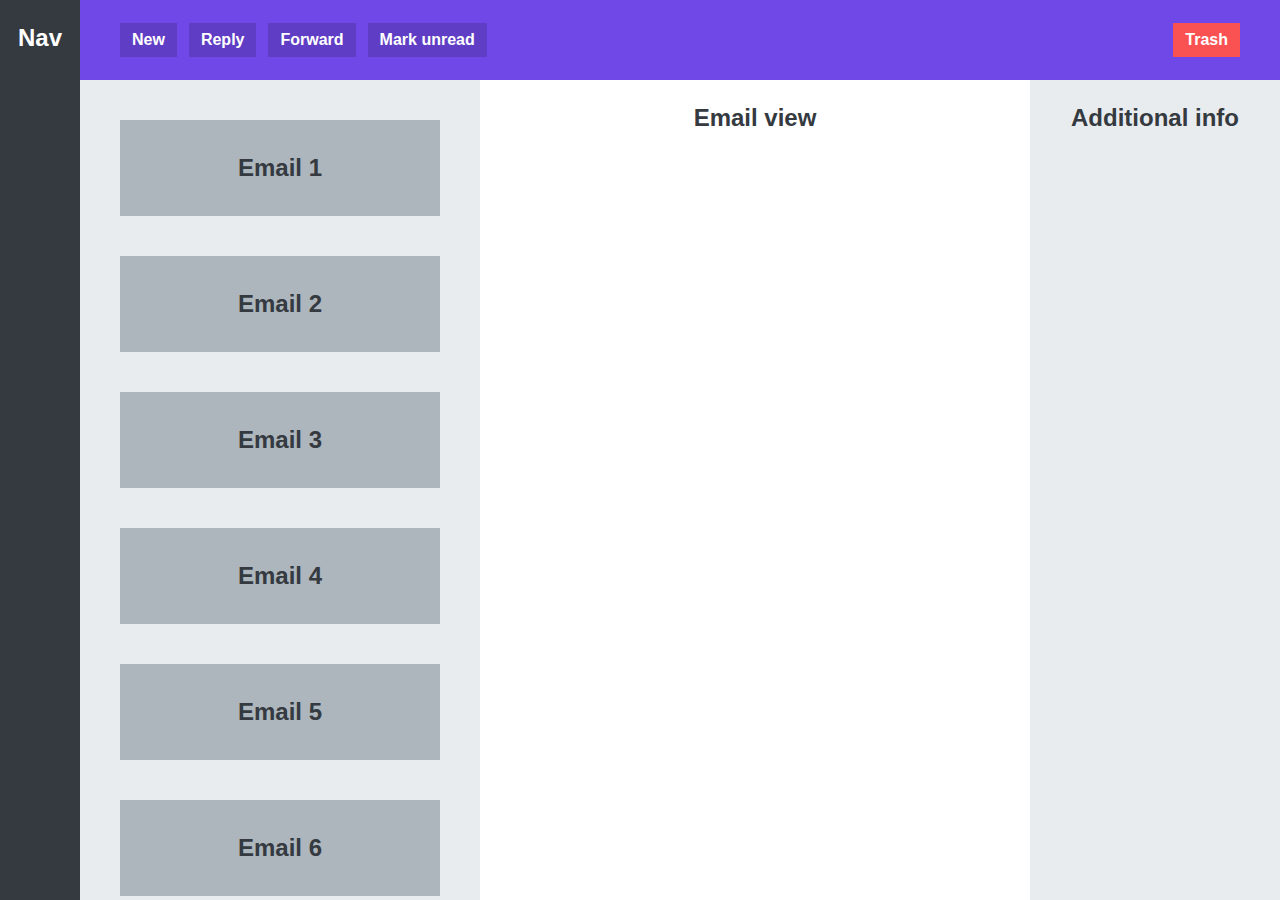
<file: HTML-and-CSS/components/app-layout.html>
<!DOCTYPE html>
<html lang="en">
  <head>
    <meta charset="UTF-8" />
    <meta name="viewport" content="width=device-width, initial-scale=1.0" />
    <title>App Layout</title>
    <style>
      * {
        margin: 0;
        padding: 0;
        box-sizing: border-box;
      }

      body {
        font-family: sans-serif;
        color: #343a40;
        font-size: 24px;
        text-align: center;
        font-weight: bold;

        height: 100vh;
        display: grid;
        grid-template-columns: 80px 400px 1fr 250px;
        grid-template-rows: 80px 1fr;
      }

      nav,
      section,
      main,
      aside {
        padding-top: 24px;
      }

      nav {
        background-color: #343a40;
        color: #fff;
        grid-row: 1 / -1;
      }

      menu {
        background-color: #7048e8;
        color: #fff;

        grid-column: 2 / -1;

        display: flex;
        align-items: center;
        gap: 12px;
        padding: 0 40px;
      }

      button {
        font-size: 16px;
        font-weight: bold;
        background-color: #5f3dc4;
        border: none;
        cursor: pointer;
        color: #fff;
        padding: 8px 12px;
      }

      button:last-child {
        background-color: #fa5252;
        margin-left: auto;
      }

      section {
        background-color: #e9ecef;
        padding: 40px;

        display: flex;
        flex-direction: column;
        gap: 40px;

        /* How elements that don't fit into container appear */
        overflow: scroll;
      }

      .email {
        background-color: #adb5bd;
        height: 96px;

        flex-shrink: 0;

        display: flex;
        align-items: center;
        justify-content: center;
      }

      aside {
        background-color: #e9ecef;
      }
    </style>
  </head>
  <body>
    <nav>Nav</nav>
    <menu>
      <button>New</button>
      <button>Reply</button>
      <button>Forward</button>
      <button>Mark unread</button>
      <button>Trash</button>
    </menu>
    <section>
      <div class="email">Email 1</div>
      <div class="email">Email 2</div>
      <div class="email">Email 3</div>
      <div class="email">Email 4</div>
      <div class="email">Email 5</div>
      <div class="email">Email 6</div>
      <div class="email">Email 7</div>
      <div class="email">Email 8</div>
      <div class="email">Email 9</div>
      <div class="email">Email 10</div>
    </section>
    <main>Email view</main>
    <aside>Additional info</aside>
  </body>
</html>
</file>
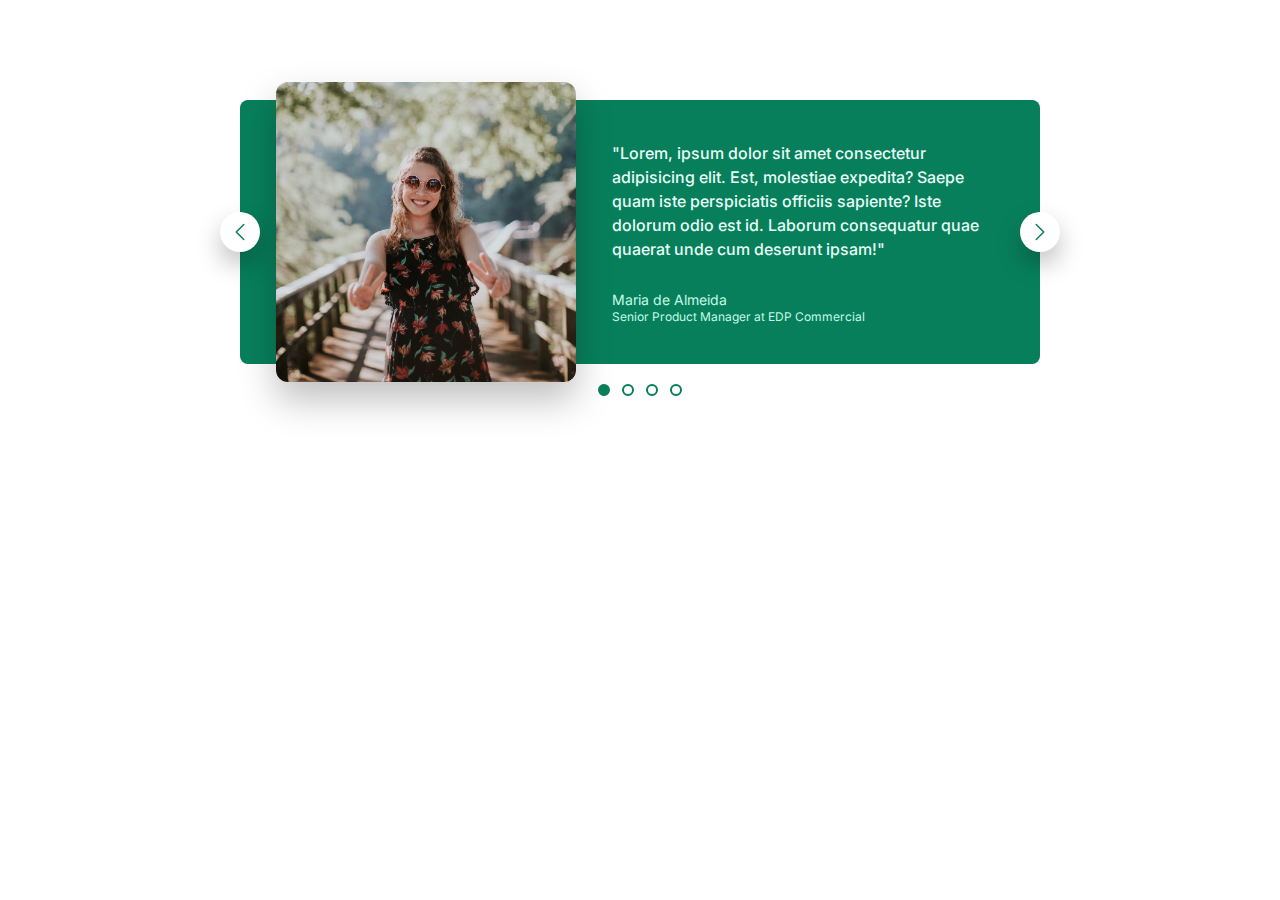
<file: HTML-and-CSS/components/carousel.html>
<!DOCTYPE html>
<html lang="en">
  <head>
    <meta charset="UTF-8" />
    <meta name="viewport" content="width=device-width, initial-scale=1.0" />
    <!-- font support -->
    <link rel="preconnect" href="https://fonts.googleapis.com" />
    <link rel="preconnect" href="https://fonts.gstatic.com" crossorigin />
    <link
      href="https://fonts.googleapis.com/css2?family=Inter:wght@400;500;700&display=swap"
      rel="stylesheet"
    />

    <title>Carousel Component</title>
    <style>
      /*
        SPACING SYSTEM (px)
        2 / 4 / 8 / 12 / 16 / 24 / 32 / 48 / 64 / 80 / 96 / 128

        FONT SIZE SYSTEM (px)
        10 / 12 / 14 / 16 / 18 / 20 / 24 / 30 / 36 / 44 / 52 / 62 / 74 / 86 / 98
      */

      /* COLORS
        MAIN COLOR: #087f5b / #099268 / #e6fcf5 / #c3fae8
        GRAY COLOR: #343a40 / #495057
      */
      * {
        margin: 0;
        padding: 0;
        box-sizing: border-box;
      }

      body {
        font-family: "Inter", sans-serif;
        color: #343a40;
        line-height: 1;
      }

      .carousel {
        width: 800px;
        margin: 100px auto;
        background-color: #087f5b;
        padding: 32px 48px 32px 86px;
        border-radius: 8px;

        position: relative;

        display: flex;
        align-items: center;
        gap: 86px;
      }

      img {
        height: 200px;
        border-radius: 8px;
        transform: scale(1.5);
        box-shadow: 0 12px 24px rgba(0, 0, 0, 0.25);
      }

      .testimonial-text {
        font-size: 1.8;
        font-weight: 500;
        line-height: 1.5;
        margin-bottom: 32px;
        color: #e6fcf5;
      }

      .testimonial-author {
        font-size: 14px;
        margin-bottom: 4px;
        color: #c3fae8;
      }

      .testimonial-job {
        font-size: 12px;
        color: #c3fae8;
      }

      /* CONTROLS */
      .btn {
        background-color: #fff;
        border: none;
        height: 40px;
        width: 40px;
        border-radius: 50%;
        box-shadow: 0 12px 24px rgba(0, 0, 0, 0.25);
        cursor: pointer;

        position: absolute;

        display: flex;
        align-items: center;
        justify-content: center;
      }

      .btn--left {
        /* in relation to parent element */
        left: 0;
        top: 50%;

        /* in relation to element itself */
        transform: translate(-50%, -50%);
      }

      .btn--right {
        right: 0;
        top: 50%;

        transform: translate(50%, -50%);
      }

      .btn-icon {
        width: 24px;
        height: 24px;
        stroke: #087f5b;
      }

      .dots {
        position: absolute;
        left: 50%;
        bottom: 0;
        transform: translate(-50%, 32px);

        display: flex;
        gap: 12px;
      }

      .dot {
        width: 12px;
        height: 12px;
        background-color: #fff;
        border: solid 2px #087f5b;
        border-radius: 50%;
        cursor: pointer;
      }

      .dot--fill {
        background-color: #087f5b;
      }
    </style>
  </head>
  <body>
    <div class="carousel">
      <img src="./images/maria.jpg" alt="Maria de Almeida" />
      <blockquote>
        <p class="testimonial-text">
          "Lorem, ipsum dolor sit amet consectetur adipisicing elit. Est, molestiae
          expedita? Saepe quam iste perspiciatis officiis sapiente? Iste dolorum odio est
          id. Laborum consequatur quae quaerat unde cum deserunt ipsam!"
        </p>
        <p class="testimonial-author">Maria de Almeida</p>
        <p class="testimonial-job">Senior Product Manager at EDP Commercial</p>
      </blockquote>

      <button class="btn btn--left">
        <svg
          xmlns="http://www.w3.org/2000/svg"
          fill="none"
          viewBox="0 0 24 24"
          stroke-width="1.5"
          stroke="currentColor"
          class="btn-icon"
        >
          <path
            stroke-linecap="round"
            stroke-linejoin="round"
            d="M15.75 19.5L8.25 12l7.5-7.5"
          />
        </svg>
      </button>
      <button class="btn btn--right">
        <svg
          xmlns="http://www.w3.org/2000/svg"
          fill="none"
          viewBox="0 0 24 24"
          stroke-width="1.5"
          stroke="currentColor"
          class="btn-icon"
        >
          <path
            stroke-linecap="round"
            stroke-linejoin="round"
            d="M8.25 4.5l7.5 7.5-7.5 7.5"
          />
        </svg>
      </button>

      <div class="dots">
        <button class="dot dot--fill">&nbsp;</button>
        <button class="dot">&nbsp;</button>
        <button class="dot">&nbsp;</button>
        <button class="dot">&nbsp;</button>
      </div>
    </div>
  </body>
</html>
</file>
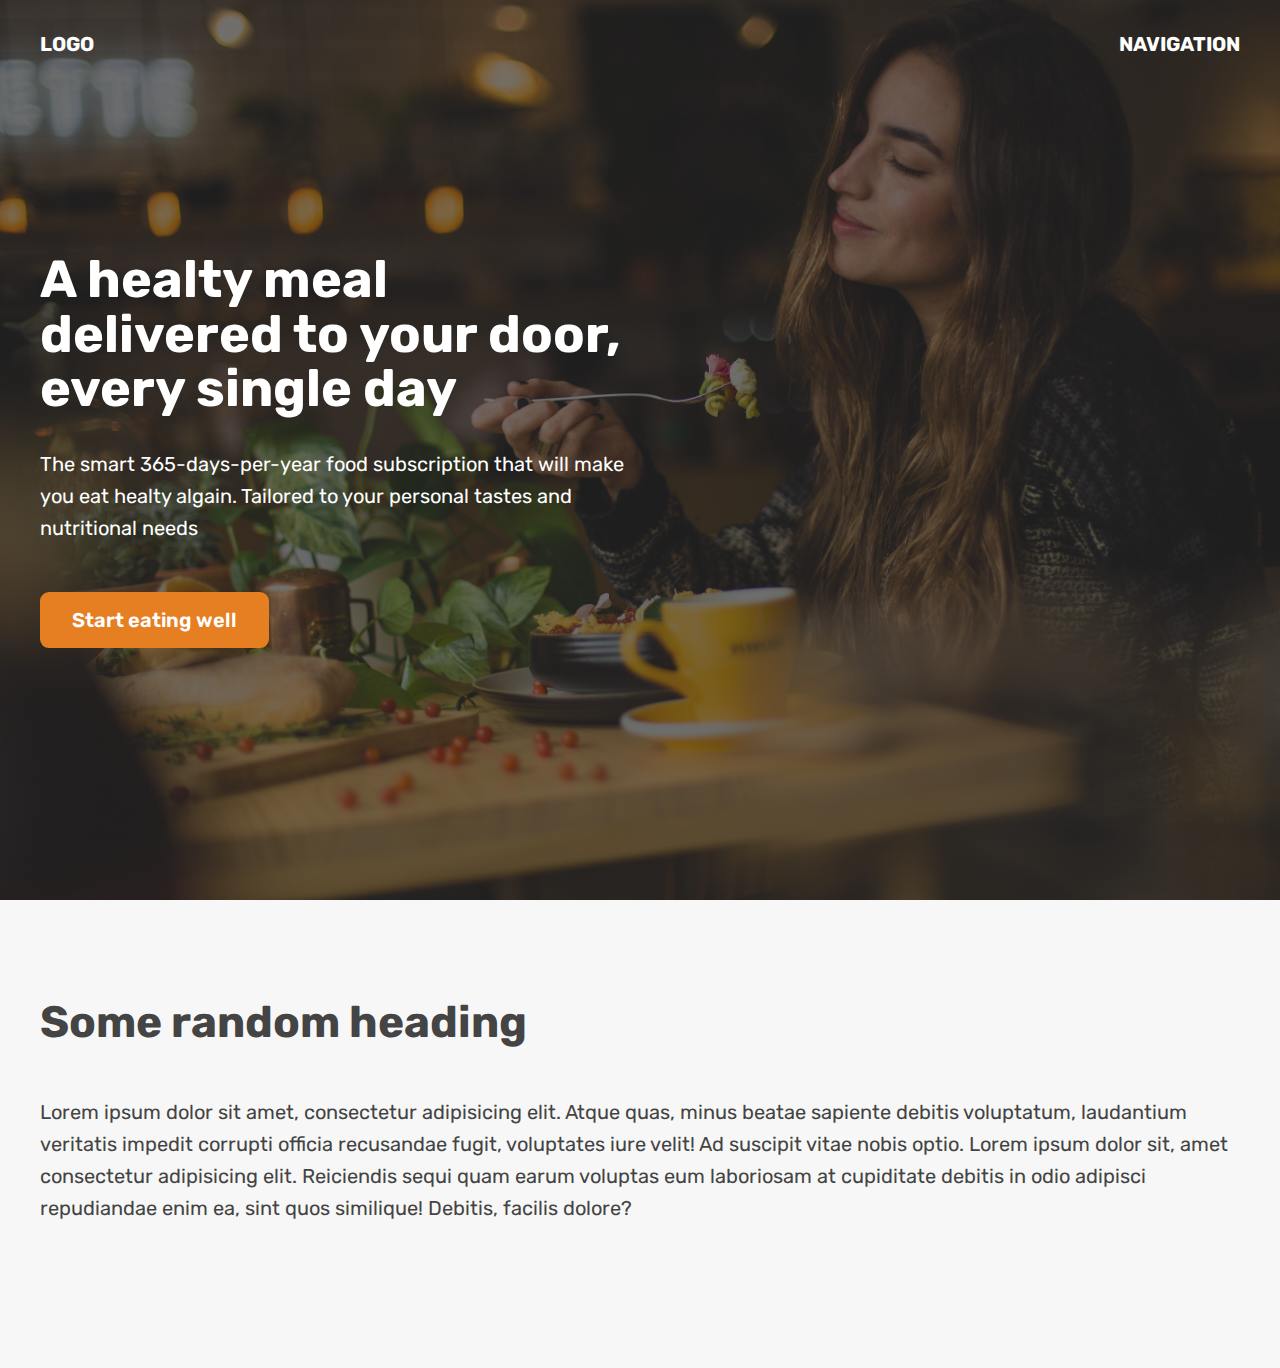
<file: HTML-and-CSS/components/hero.html>
<!DOCTYPE html>
<html lang="en">
  <head>
    <meta charset="UTF-8" />
    <meta name="viewport" content="width=device-width, initial-scale=1.0" />
    <title>Omifood Hero Section</title>

    <!-- font support -->
    <link rel="preconnect" href="https://fonts.googleapis.com" />
    <link rel="preconnect" href="https://fonts.gstatic.com" crossorigin />
    <link
      href="https://fonts.googleapis.com/css2?family=Rubik:wght@400;600;700&display=swap"
      rel="stylesheet"
    />

    <style>
      * {
        margin: 0;
        padding: 0;
        box-sizing: border-box;
      }

      html {
        font-family: "Rubik", sans-serif;
        color: #444;
      }

      .container {
        margin: 0 auto;
        width: 1200px;
      }

      header {
        /* background-color: orangered; */
        height: 100vh;
        position: relative;

        background-image: linear-gradient(rgba(34, 34, 34, 0.6), rgba(34, 34, 34, 0.6)),
          url(./images/hero.jpg);
        background-size: cover;
        color: white;
      }

      nav {
        font-size: 20px;
        font-weight: 700;
        display: flex;
        justify-content: space-between;
        /* background-color: green; */
        padding-top: 32px;
      }

      .header-container {
        width: 1200px;
        /* background-color: pink; */
        position: absolute;
        left: 50%;
        top: 50%;
        transform: translate(-50%, -50%);
      }

      .header-container-inner {
        width: 50%;
        /* background-color: yellow; */
      }

      h1 {
        font-size: 52px;
        margin-bottom: 32px;
        line-height: 1.05;
      }

      p {
        font-size: 20px;
        line-height: 1.6;
        margin-bottom: 48px;
      }

      .btn:link,
      .btn:visited {
        font-size: 20px;
        font-weight: 600;
        background-color: #e67e22;
        color: white;
        text-decoration: none;
        display: inline-block;
        padding: 16px 32px;
        border-radius: 9px;
      }

      h2 {
        font-size: 44px;
        margin-bottom: 48px;
      }

      section {
        padding: 96px 0;
        background-color: #f7f7f7;
      }
    </style>
  </head>
  <body>
    <header>
      <nav class="container">
        <div>LOGO</div>
        <div>NAVIGATION</div>
      </nav>

      <div class="header-container">
        <div class="header-container-inner">
          <h1>A healty meal delivered to your door, every single day</h1>
          <p>
            The smart 365-days-per-year food subscription that will make you eat healty
            algain. Tailored to your personal tastes and nutritional needs
          </p>
          <a href="#" class="btn">Start eating well</a>
        </div>
      </div>
    </header>
    <section>
      <div class="container">
        <h2>Some random heading</h2>
        <p>
          Lorem ipsum dolor sit amet, consectetur adipisicing elit. Atque quas, minus
          beatae sapiente debitis voluptatum, laudantium veritatis impedit corrupti
          officia recusandae fugit, voluptates iure velit! Ad suscipit vitae nobis optio.
          Lorem ipsum dolor sit, amet consectetur adipisicing elit. Reiciendis sequi quam
          earum voluptas eum laboriosam at cupiditate debitis in odio adipisci repudiandae
          enim ea, sint quos similique! Debitis, facilis dolore?
        </p>
      </div>
    </section>
  </body>
</html>
</file>
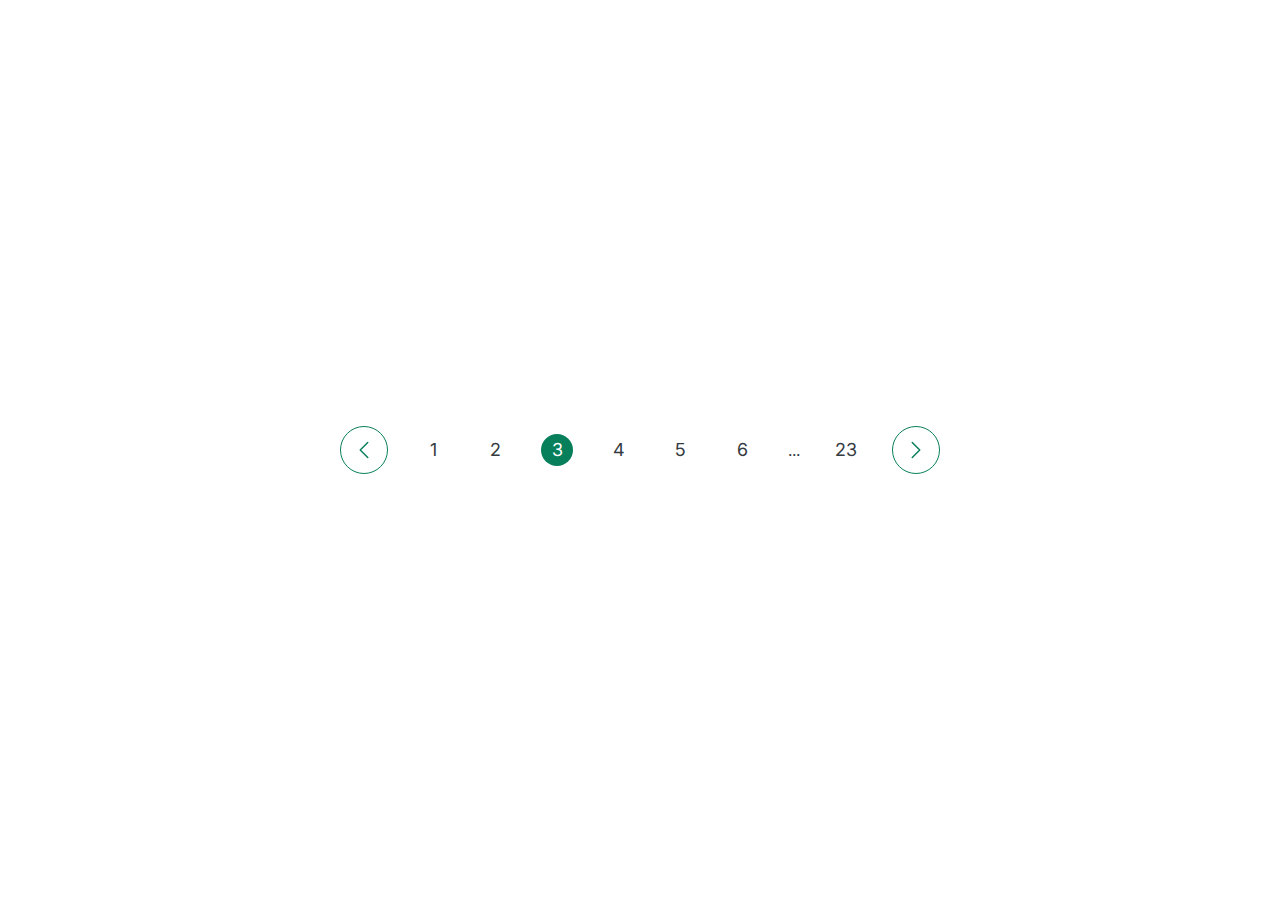
<file: HTML-and-CSS/components/pagination.html>
<!DOCTYPE html>
<html lang="en">
  <head>
    <meta charset="UTF-8" />
    <meta name="viewport" content="width=device-width, initial-scale=1.0" />
    <!-- font support -->
    <link rel="preconnect" href="https://fonts.googleapis.com" />
    <link rel="preconnect" href="https://fonts.gstatic.com" crossorigin />
    <link
      href="https://fonts.googleapis.com/css2?family=Inter:wght@400;500;700&display=swap"
      rel="stylesheet"
    />

    <title>Table Component</title>
    <style>
      /*
        SPACING SYSTEM (px)
        2 / 4 / 8 / 12 / 16 / 24 / 32 / 48 / 64 / 80 / 96 / 128

        FONT SIZE SYSTEM (px)
        10 / 12 / 14 / 16 / 18 / 20 / 24 / 30 / 36 / 44 / 52 / 62 / 74 / 86 / 98
      */

      /* COLORS
        MAIN COLOR: #087f5b / #099268 / #e6fcf5 / #c3fae8
        GRAY COLOR: #343a40 / #495057
      */
      * {
        margin: 0;
        padding: 0;
        box-sizing: border-box;
      }

      body {
        font-family: "Inter", sans-serif;
        color: #343a40;
        line-height: 1;

        height: 100vh;
        display: grid;
        justify-content: center;
        align-content: center;
      }

      .pagination {
        width: 600px;
        display: grid;
        grid-template-columns: auto 1fr auto;
      }

      .page-list {
        list-style: none;
        display: flex;
        align-items: center;
        justify-content: space-evenly;
      }

      .page-link:link,
      .page-link:visited {
        text-decoration: none;
        color: #343a40;
        border-radius: 50%;
        width: 32px;
        height: 32px;
        font-size: 18px;
        display: flex;
        justify-content: center;
        align-items: center;
      }

      .page-link:hover,
      .page-link:active,
      .page-link.page-link--active {
        background-color: #087f5b;
        color: white;
      }

      .btn {
        width: 48px;
        height: 48px;
        border-radius: 50%;
        border: solid 1px #087f5b;
        background: none;
        cursor: pointer;

        display: flex;
        align-items: center;
        justify-content: center;
      }

      .btn:hover {
        background-color: #087f5b;
      }

      .btn:hover .btn-icon {
        stroke: white;
      }

      .btn-icon {
        width: 24px;
        height: 24px;
        stroke: #087f5b;
      }
    </style>
  </head>
  <body>
    <div class="pagination">
      <button class="btn">
        <svg
          xmlns="http://www.w3.org/2000/svg"
          fill="none"
          viewBox="0 0 24 24"
          stroke-width="1.5"
          stroke="currentColor"
          class="btn-icon"
        >
          <path
            stroke-linecap="round"
            stroke-linejoin="round"
            d="M15.75 19.5L8.25 12l7.5-7.5"
          />
        </svg>
      </button>

      <ul class="page-list">
        <li><a href="#" class="page-link">1</a></li>
        <li><a href="#" class="page-link">2</a></li>
        <li><a href="#" class="page-link page-link--active">3</a></li>
        <li><a href="#" class="page-link">4</a></li>
        <li><a href="#" class="page-link">5</a></li>
        <li><a href="#" class="page-link">6</a></li>
        <li><span>...</span></li>
        <li><a href="#" class="page-link">23</a></li>
      </ul>

      <button class="btn">
        <svg
          xmlns="http://www.w3.org/2000/svg"
          fill="none"
          viewBox="0 0 24 24"
          stroke-width="1.5"
          stroke="currentColor"
          class="btn-icon"
        >
          <path
            stroke-linecap="round"
            stroke-linejoin="round"
            d="M8.25 4.5l7.5 7.5-7.5 7.5"
          />
        </svg>
      </button>
    </div>
  </body>
</html>
</file>
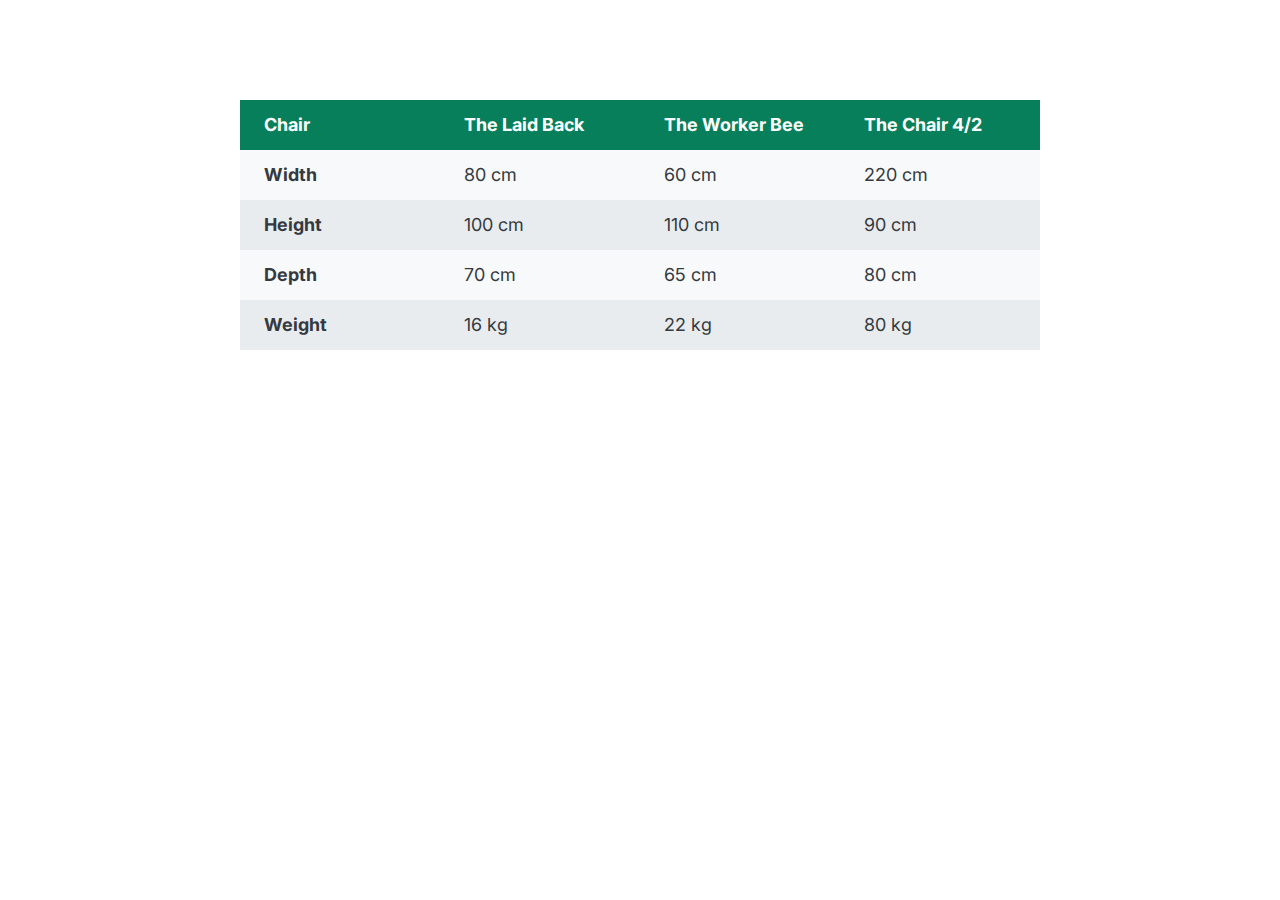
<file: HTML-and-CSS/components/table.html>
<!DOCTYPE html>
<html lang="en">
  <head>
    <meta charset="UTF-8" />
    <meta name="viewport" content="width=device-width, initial-scale=1.0" />
    <!-- font support -->
    <link rel="preconnect" href="https://fonts.googleapis.com" />
    <link rel="preconnect" href="https://fonts.gstatic.com" crossorigin />
    <link
      href="https://fonts.googleapis.com/css2?family=Inter:wght@400;500;700&display=swap"
      rel="stylesheet"
    />

    <title>Table Component</title>
    <style>
      /*
        SPACING SYSTEM (px)
        2 / 4 / 8 / 12 / 16 / 24 / 32 / 48 / 64 / 80 / 96 / 128

        FONT SIZE SYSTEM (px)
        10 / 12 / 14 / 16 / 18 / 20 / 24 / 30 / 36 / 44 / 52 / 62 / 74 / 86 / 98
      */

      /* COLORS
        MAIN COLOR: #087f5b / #099268 / #e6fcf5 / #c3fae8
        GRAY COLOR: #343a40 / #495057
      */
      * {
        margin: 0;
        padding: 0;
        box-sizing: border-box;
      }

      body {
        font-family: "Inter", sans-serif;
        color: #343a40;
        line-height: 1;

        display: flex;
        justify-content: center;
      }

      table {
        width: 800px;
        margin-top: 100px;
        /* border: 1px solid #343a40; */
        border-collapse: collapse;
        font-size: 18px;
      }

      th,
      td {
        /* border: 1px solid #343a40; */
        padding: 16px 24px;
        text-align: left;
      }

      thead tr {
        background-color: #087f5b;
        color: white;
      }

      thead th {
        width: 25%;
      }

      tbody tr:nth-child(odd) {
        background-color: #f8f9fa;
      }

      tbody tr:nth-child(even) {
        background-color: #e9ecef;
      }
    </style>
  </head>
  <body>
    <table>
      <thead>
        <tr>
          <th>Chair</th>
          <th>The Laid Back</th>
          <th>The Worker Bee</th>
          <th>The Chair 4/2</th>
        </tr>
      </thead>
      <tbody>
        <tr>
          <th>Width</th>
          <td>80 cm</td>
          <td>60 cm</td>
          <td>220 cm</td>
        </tr>
        <tr>
          <th>Height</th>
          <td>100 cm</td>
          <td>110 cm</td>
          <td>90 cm</td>
        </tr>
        <tr>
          <th>Depth</th>
          <td>70 cm</td>
          <td>65 cm</td>
          <td>80 cm</td>
        </tr>
        <tr>
          <th>Weight</th>
          <td>16 kg</td>
          <td>22 kg</td>
          <td>80 kg</td>
        </tr>
      </tbody>
    </table>
  </body>
</html>
</file>
<file: HTML-and-CSS/design/style.css>
/*
SPACING SYSTEM (px)
2 / 4 / 8 / 12 / 16 / 24 / 32 / 48 / 64 / 80 / 96 / 128

FONT SIZE SYSTEM (px)
10 / 12 / 14 / 16 / 18 / 20 / 24 / 30 / 36 / 44 / 52 / 62 / 74 / 86 / 98
*/

/* COLORS
MAIN COLOR: #087f5b / #099268 / #e6fcf5 / #c3fae8
GRAY COLOR: #343a40 / #495057
*/

* {
  margin: 0;
  padding: 0;
  box-sizing: border-box;
}

/* ------------------------ */
/* GENERAL STYLES */
/* ------------------------ */
body {
  font-family: "Inter", sans-serif;
  color: #343a40;
  border-bottom: 8px solid #087f5b;
}

.container {
  width: 960px;
  margin: 0 auto;
}

header,
section {
  margin-bottom: 96px;
}

h2 {
  margin-bottom: 48px;
  font-size: 36px;
  letter-spacing: -0.5px;
  /* 24 / 30 / 36 */
}

.grid-3-cols {
  display: grid;
  grid-template-columns: repeat(3, 1fr);
  column-gap: 80px;
}

.btn:link,
.btn:visited {
  background-color: #087f5b;
  color: white;
  text-decoration: none;
  text-transform: uppercase;
  font-weight: 500;
  display: inline-block;
  border-radius: 666px;
}

.btn:hover,
.btn:active {
  background-color: #099268;
}

.btn--big {
  font-size: 18px;
  padding: 16px 32px;
}

.btn--small {
  font-size: 14px;
  padding: 8px 12px;
}

img {
  border-radius: 12px;
}

/* ------------------------ */
/* COMPONENT STYLES */
/* ------------------------ */

/* HEADER */
header {
  display: grid;
  grid-template-columns: repeat(2, 1fr);
  column-gap: 80px;
  margin-top: 64px;
}

.header-text-box {
  align-self: center;
}

h1 {
  margin-bottom: 32px;
  font-size: 44px;
  line-height: 1.1;
  letter-spacing: -1px;
  /* text-shadow: 0 5px 5px rgba(0, 0, 0, 0.02); */
}

.header-text {
  margin-bottom: 24px;
  font-size: 18px;
  line-height: 1.7;
}

img {
  width: 100%;
}

/* FEATURES */
.features-icon {
  stroke: #087f5b;
  width: 32px;
  height: 32px;
  margin-bottom: 24px;
}

.features-title {
  margin-bottom: 16px;
  font-size: 20px;
}

.features-text {
  font-size: 18px;
  line-height: 1.7;
}

/* TESTIMONIAL */
.testimonial-section {
  background-color: #087f5b;
  color: white;
  padding: 24px;
  border-radius: 12px;
}

.testimonial-box {
  grid-column: 2 / -1;
  align-self: center;
}

.testimonial-box h2 {
  margin-bottom: 24px;
  font-size: 20px;
}

.testimonial-text {
  font-style: italic;
  margin-bottom: 24px;
  font-size: 18px;
  line-height: 1.7;
  color: #e6fcf5;
}

.testimonial-author {
  color: #c3fae8;
}

/* CHAIRS */
.chair {
  box-shadow: 0 20px 30px 0 rgba(0, 0, 0, 0.07);
  border-radius: 12px;
}

.chair img {
  border-bottom-left-radius: 0;
  border-bottom-right-radius: 0;
}

.chair-box {
  padding: 32px;
}

h3 {
  margin-bottom: 24px;
  font-size: 20px;
}

.chair-details {
  list-style: none;
  margin-bottom: 48px;
}

.chair-details li {
  display: flex;
  align-items: center;
  gap: 12px;
  margin-bottom: 16px;
}

.chair-details li:last-child {
  margin-bottom: 0;
}

.chair-icon {
  stroke: #087f5b;
  width: 24px;
  height: 24px;
}

.chair-price {
  display: flex;
  justify-content: space-between;
  align-items: center;
  font-size: 20px;
}

footer {
  margin-bottom: 48px;
  font-size: 14px;
  color: #495057;
}
</file>
<file: HTML-and-CSS/the-code-magazine/style.css>
* {
  margin: 0;
  padding: 0;
  box-sizing: border-box;
}

/* PAGE SECTIONS */
body {
  font-family: sans-serif;
  color: #444;

  border-top: 10px solid #1098ad;
  position: relative;
}

.container {
  width: 1200px;
  margin-left: auto;
  margin-right: auto;
}

.main-header {
  background-color: #f7f7f7;
  padding: 20px 40px;
  /* margin-bottom: 60px; */
  /* height: 80px; */
}

nav {
  font-size: 18px;
}

article {
  /* margin-bottom: 60px; */
}

.post-header {
  margin-bottom: 40px;
}

.post-img {
  width: 100%;
  height: auto;
}

aside {
  background-color: #f7f7f7;
  border-top: 5px solid #1098ad;
  border-bottom: 5px solid #1098ad;
  padding: 50px 40px;
}

h1,
h2,
h3 {
  color: #1098ad;
}

h1 {
  font-size: 26px;
  font-style: italic;
  text-transform: uppercase;
}

h2 {
  font-size: 40px;
  margin-bottom: 30px;
}

h3 {
  font-size: 30px;
  margin-bottom: 20px;
  margin-top: 40px;
}

h4 {
  font-size: 20px;
  text-transform: uppercase;
  text-align: center;
  margin-bottom: 30px;
}

p {
  font-size: 22px;
  line-height: 1.5;
  margin-bottom: 15px;
}

ul,
ol {
  margin-left: 50px;
  margin-bottom: 20px;
}

li {
  font-size: 20px;
  margin-bottom: 10px;
}

li:last-child {
  margin: 0;
}

/* footer p {
  font-size: 16px;
}

article header p {
  font-style: italic;
} */

#author {
  font-style: italic;
  font-size: 18px;
}

#copyright {
  font-size: 16px;
}

.related-author {
  font-size: 18px;
  font-weight: bold;
}

.related {
  list-style: none;
  margin-left: 0;
}

/* .first-li {
  font-weight: bold;
} */

li:first-child {
  font-weight: bold;
}

li:last-child {
  font-style: italic;
}

li:nth-child(even) {
  /* color: red; */
}

/* Misconception: this won't work! */
article p:first-child {
  color: red;
}

/* Styling links */
a:link {
  color: #1098ad;
  text-decoration: none;
}

a:visited {
  color: #1098ad;
}

a:hover {
  color: orangered;
  font-weight: bold;
  text-decoration: underline orangered;
}

a:active {
  background-color: black;
  font-style: italic;
}

nav a:link {
  margin-right: 30px;
  display: inline-block;
}

nav a:link:last-child {
  margin-right: 0;
}

.like-btn {
  position: absolute;
  right: 50px;
  bottom: 50px;

  padding: 20px;
  font-size: 22px;
  cursor: pointer;
}

h1::first-letter {
  font-style: normal;
  margin-right: 5px;
}

/* h2::first-letter {
  font-size: 60px;
} */

h3 + p::first-line {
  color: plum;
}

h2 {
  position: relative;
}

h2::after {
  content: "TOP";
  background-color: yellow;
  color: #444;
  font-size: 16px;
  font-weight: bold;
  display: inline-block;
  padding: 5px 10px;
  position: absolute;
  top: -10px;
  right: -25px;
}

/* FLOATS */
/* h1 {
  float: left;
}

nav {
  float: right;
}

.clearfix::after {
  clear: both;
  content: "";
  display: block;
}

.author-img {
  float: left;
  margin-bottom: 20px;
}

.author {
  float: left;
  margin-top: 10px;
  margin-left: 20px;
}

article {
  width: 825px;
  float: left;
}

aside {
  width: 300px;
  float: right;
}

footer {
  clear: both;
} */

/* FLEXBOX */
.main-header {
  display: flex;
  justify-content: space-between;
  align-items: center;
}

.author-box {
  display: flex;
  align-items: center;
  margin-bottom: 15px;
}

.author {
  margin-bottom: 0;
  margin-left: 15px;
}

.related-post {
  display: flex;
  align-items: center;
  gap: 20px;
  margin-bottom: 30px;
}

.related-link:link {
  font-size: 17px;
  font-weight: bold;
  font-style: normal;
  margin-bottom: 5px;
  display: block;
}

.related-author {
  margin-bottom: 0;
  font-size: 14px;
  font-weight: normal;
  font-style: italic;
}

/* FLEXBOX LAYOUT */
/* .row {
  display: flex;
  gap: 75px;
  align-items: flex-start;
  margin-bottom: 60px;
}

article {
  flex: 1;
  margin-bottom: 0;
} */

/* aside { */
/* DEFAULTS
    flex-grow: 0;
    flex-shrink: 1;
    flex-basis: auto; */
/* flex: 0 0 300px;
} */

/* CSS GRID LAYOUT */
.container {
  display: grid;
  grid-template-columns: 1fr 300px;
  column-gap: 75px;
  row-gap: 60px;
  align-items: start;
}

.main-header,
footer {
  grid-column: 1 / -1;
}
</file>
